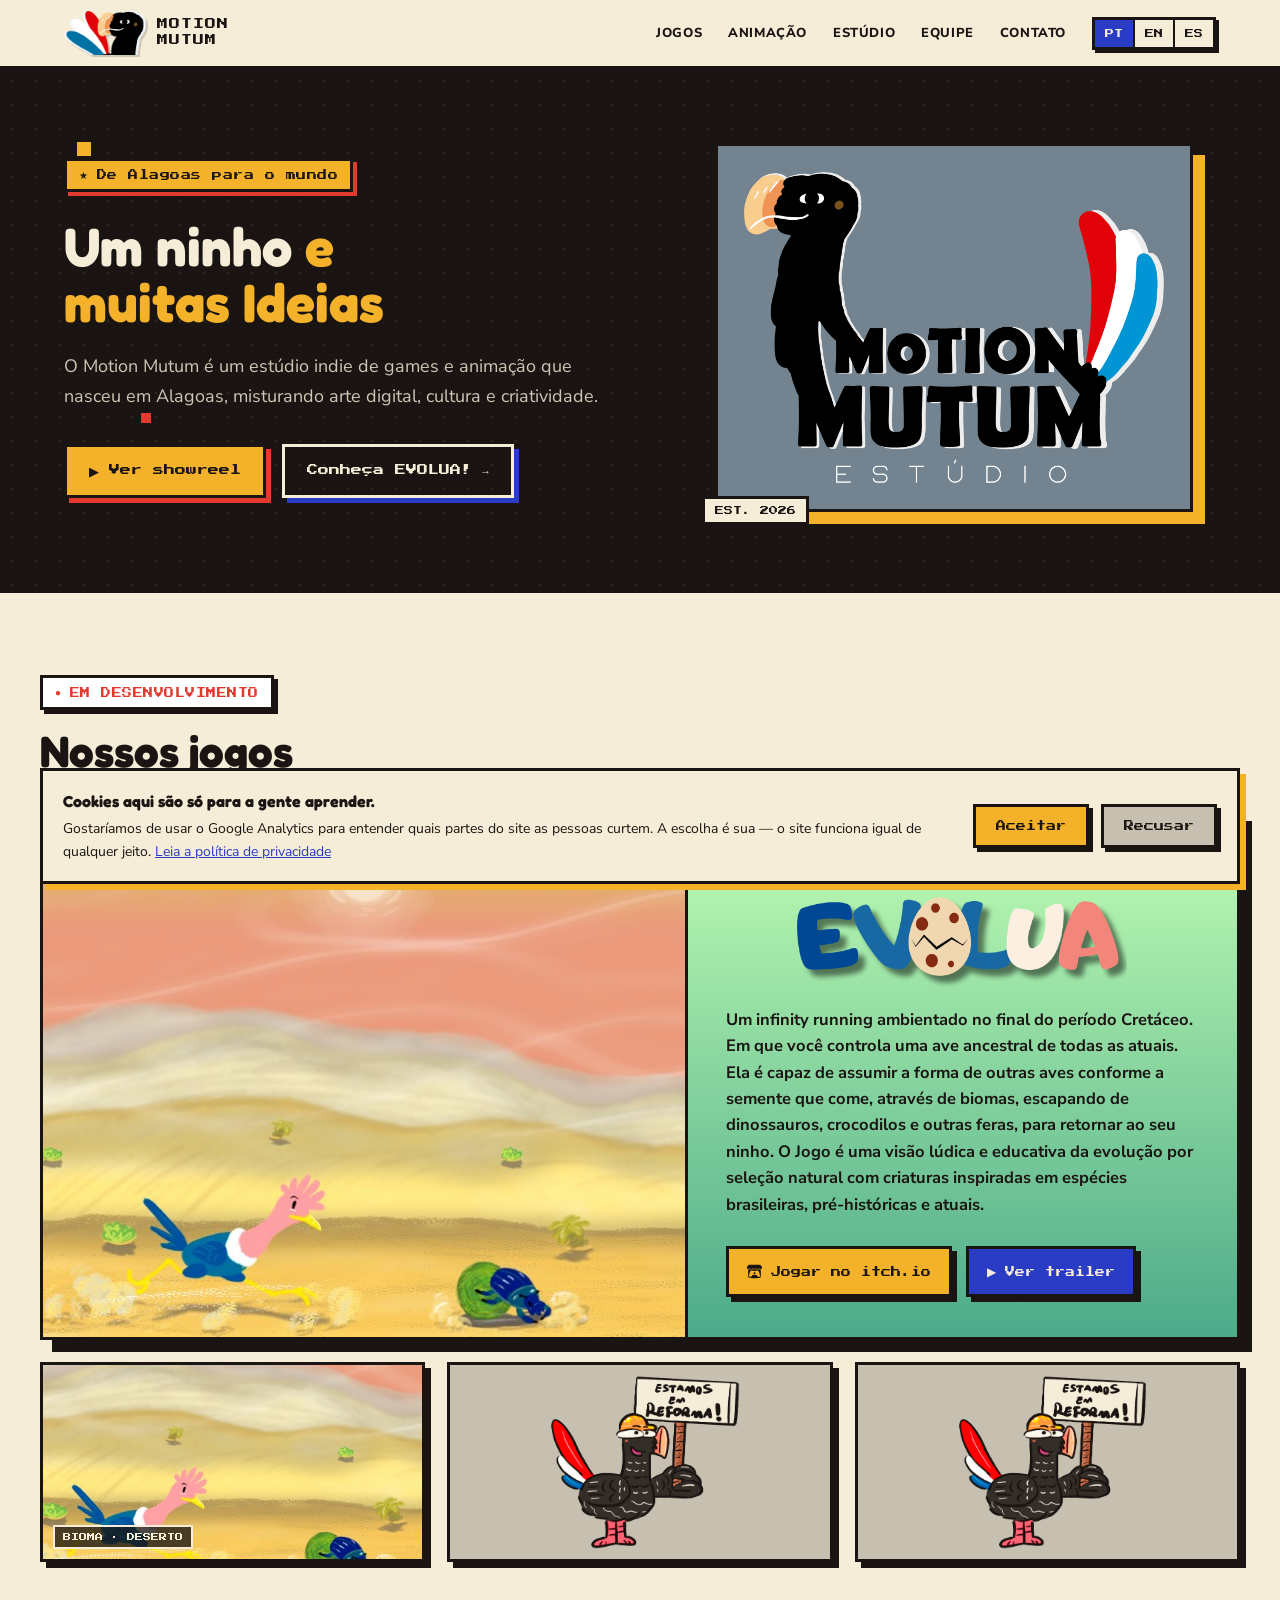
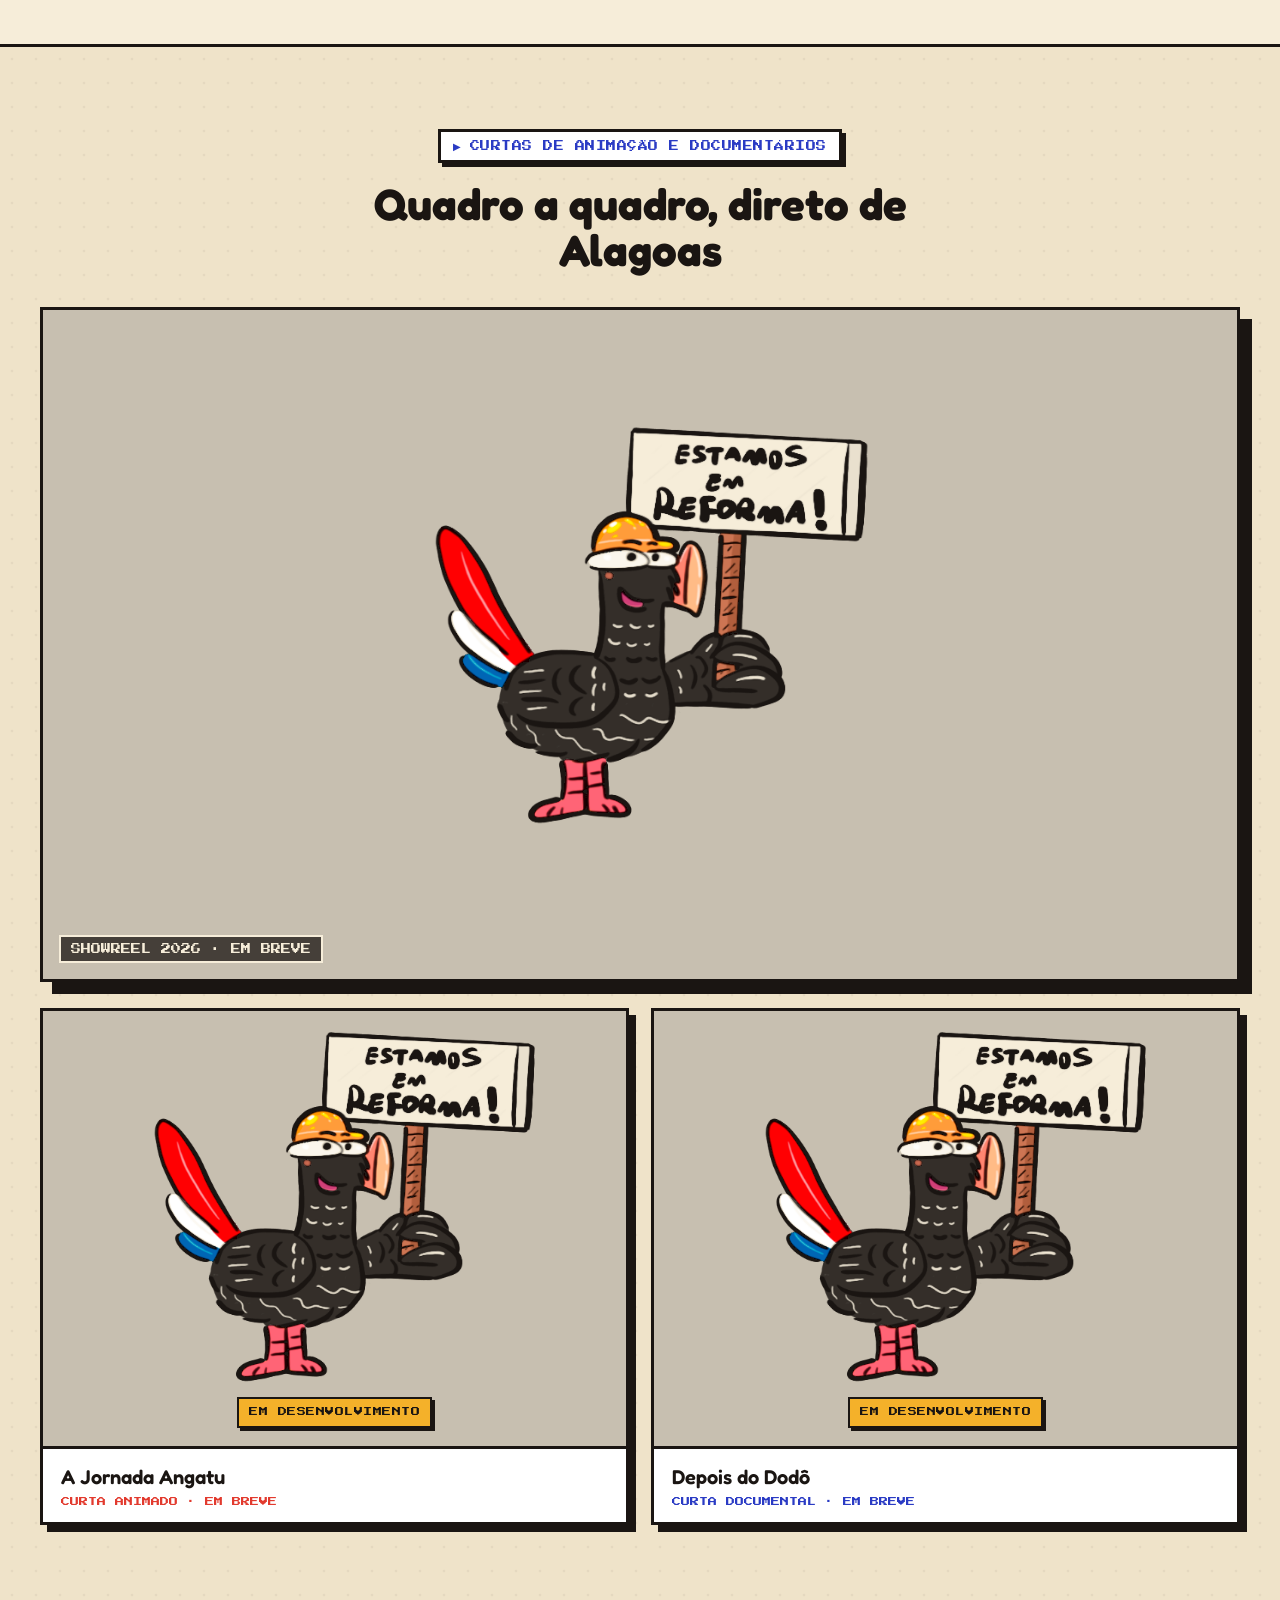
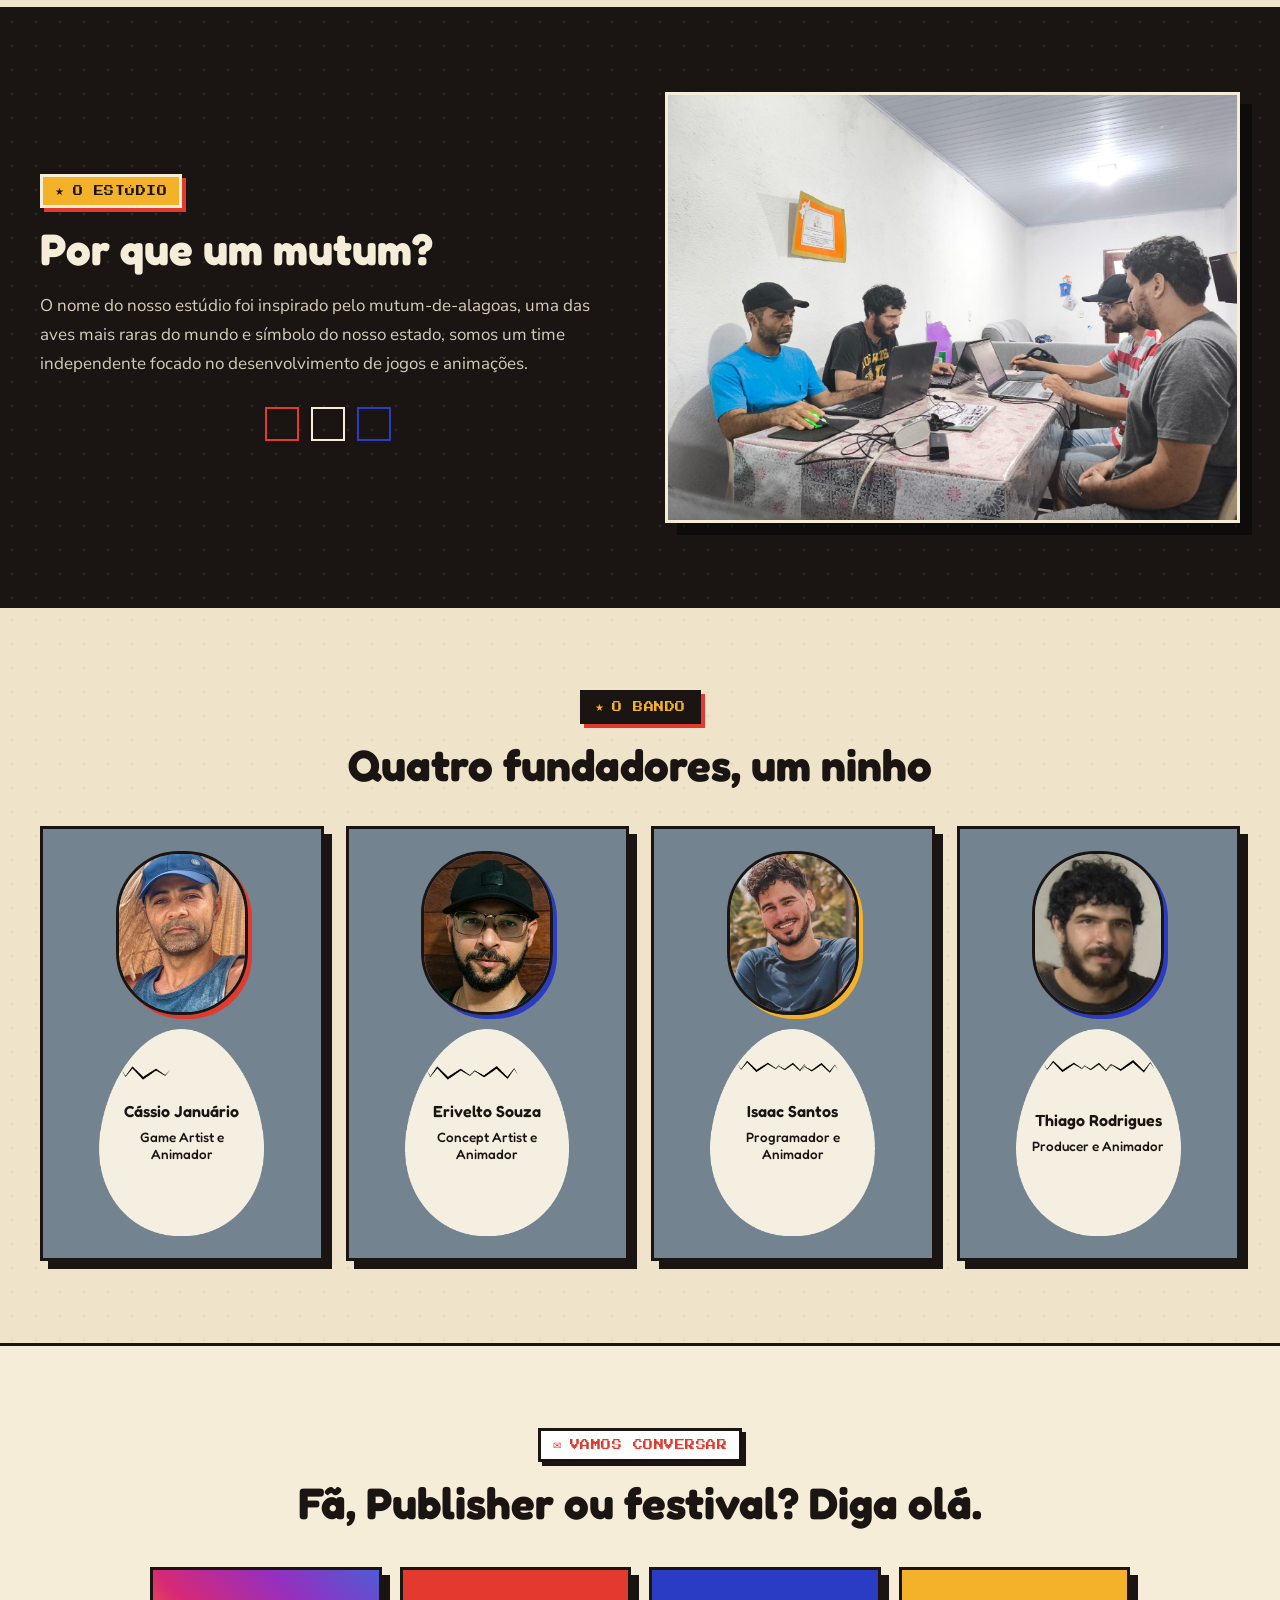
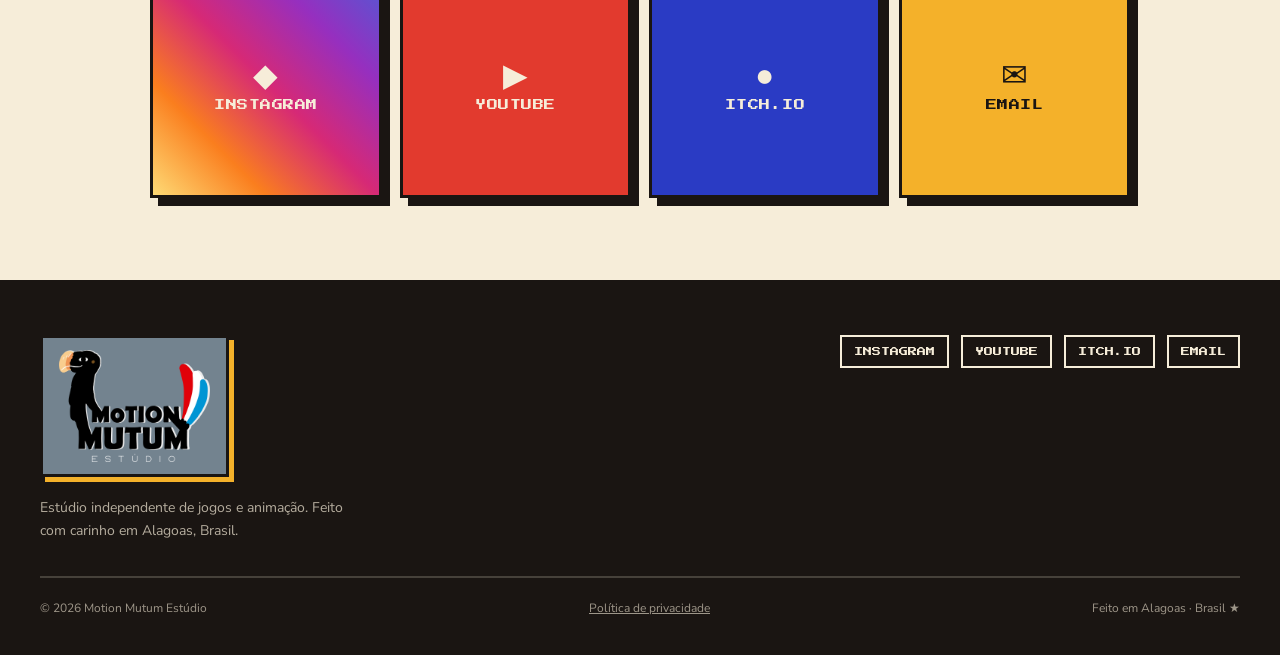
<file: index.html>
<!DOCTYPE html>
<html lang="pt-BR">
<head>
<meta charset="utf-8">
<meta name="viewport" content="width=device-width, initial-scale=1">
<title>Motion Mutum Estúdio — Jogos e Animação de Alagoas</title>
<meta name="description" content="Estúdio indie de jogos e curtas de animação em Coruripe, Alagoas. Conheça EVOLUA! e nossos curtas de animação.">
<link rel="icon" type="image/png" href="assets/mutum-bird.png">
<!-- Fontes auto-hospedadas: nada e pedido ao Google antes do consentimento (RGPD).
     Regenerar com scripts/selfhost-fonts.py se as familias mudarem. -->
<link rel="preload" href="assets/fonts/nunito-sans-latin.woff2" as="font" type="font/woff2" crossorigin>
<link rel="preload" href="assets/fonts/press-start-2p-latin.woff2" as="font" type="font/woff2" crossorigin>
<link rel="stylesheet" href="assets/fonts.css">
<link rel="stylesheet" href="styles.css">

<!-- Google Consent Mode v2 — defaults negados antes de qualquer coisa do Google.
     Modo BÁSICO: o gtag.js só é baixado depois do "Aceitar" (ver script.js).
     Nenhum contato com servidor do Google acontece sem consentimento. -->
<script>
  window.dataLayer = window.dataLayer || [];
  function gtag(){dataLayer.push(arguments);}
  gtag('consent', 'default', {
    ad_storage: 'denied',
    ad_user_data: 'denied',
    ad_personalization: 'denied',
    analytics_storage: 'denied',
    wait_for_update: 500
  });
</script>
</head>
<body>

<div id="app">

  <!-- ============ NAV ============ -->
  <header class="site-header">
    <div class="container header-inner">
      <a href="#top" class="brand">
        <img src="assets/mutum-bird.png" alt="Motion Mutum Estúdio" class="brand-icon">
        <span class="brand-name">MOTION<br>MUTUM</span>
      </a>
      <div class="header-actions">
        <div class="lang-switch" role="group" aria-label="Language">
          <button class="lang-btn is-active" data-lang="pt">PT</button>
          <button class="lang-btn" data-lang="en">EN</button>
          <button class="lang-btn" data-lang="es">ES</button>
        </div>
        <button class="menu-toggle" id="menuToggle" aria-label="Abrir menu" aria-expanded="false">☰</button>
      </div>
      <nav class="nav-links" id="navLinks">
        <a class="nav-link" data-en="Games" data-es="Juegos" href="#games">Jogos</a>
        <a class="nav-link" data-en="Animation" data-es="Animación" href="#anim">Animação</a>
        <a class="nav-link" data-en="Studio" data-es="Estudio" href="#studio">Estúdio</a>
        <a class="nav-link" data-en="Team" data-es="Equipo" href="#team">Equipe</a>
        <a class="nav-link" data-en="Contact" data-es="Contacto" href="#contact">Contato</a>
        <div class="lang-switch" role="group" aria-label="Language">
          <button class="lang-btn is-active" data-lang="pt">PT</button>
          <button class="lang-btn" data-lang="en">EN</button>
          <button class="lang-btn" data-lang="es">ES</button>
        </div>
      </nav>
    </div>
  </header>

  <!-- ============ HERO ============ -->
  <section id="top" class="hero">
    <div class="hero-scanlines"></div>
    <div class="twinkle twinkle-1"></div>
    <div class="twinkle twinkle-2"></div>
    <div class="twinkle twinkle-3"></div>
    <div class="twinkle twinkle-4"></div>

    <div class="container hero-grid">
      <div class="hero-copy">
        <div class="eyebrow" style="--fg:#1A1512;--bg:#F4B12A;--sh:#E23A2E">★ <span data-en="From Alagoas to the world" data-es="Desde Alagoas para el mundo">De Alagoas para o mundo</span></div>
        <h1 class="hero-title"><span data-en="One nest" data-es="Un nido">Um ninho</span> <span style="color:var(--gold)" data-en="and many ideas" data-es="y muchas ideas">e muitas Ideias</span></h1>
        <p class="hero-lede" data-en="Motion Mutum is an indie games and animation studio born in Alagoas, blending digital art, culture and creativity." data-es="Motion Mutum es un estudio indie de juegos y animación nacido en Alagoas, que mezcla arte digital, cultura y creatividad.">O Motion Mutum é um estúdio indie de games e animação que nasceu em Alagoas, misturando arte digital, cultura e criatividade.</p>
        <div class="hero-ctas">
          <a class="btn btn--lg btn--fill" href="#anim" style="--sc:#E23A2E"><span class="btn-icon">▶</span><span data-en="Watch showreel" data-es="Ver showreel">Ver showreel</span></a>
          <a class="btn btn--lg btn--outline" href="#games" style="--sc:#2A3BC4"><span data-en="Meet EVOLUA!" data-es="Conoce EVOLUA!">Conheça EVOLUA!</span><span>→</span></a>
        </div>
      </div>
      <div class="hero-figure">
        <div class="logo-frame">
          <img src="assets/mutum-logo.png" alt="Motion Mutum Estúdio" class="logo-img">
          <div class="est-badge">EST. 2026</div>
        </div>
      </div>
    </div>
  </section>

  <!-- ============ GAMES / EVOLUA ============ -->
  <section id="games" class="section section-pad bg-cream">
    <div class="container">
      <div class="section-head">
        <div>
          <div class="eyebrow" style="--fg:#E23A2E">● <span data-en="IN DEVELOPMENT" data-es="EN DESARROLLO">EM DESENVOLVIMENTO</span></div>
          <h2 class="section-title" data-en="Our games" data-es="Nuestros juegos">Nossos jogos</h2>
        </div>
      </div>

      <!-- feature card -->
      <div class="feature-grid" style="margin-top:34px">
        <div class="feature-media">
          <img class="slot-img" src="assets/evolua-deserto.jpg" alt="Cena de EVOLUA!: a ave ancestral correndo por um bioma desértico ao lado do pequeno mamífero pré-histórico">
        </div>
        <div class="feature-copy">
          <div class="tag-row">
            <span class="tag" style="--bg:#F4B12A" data-en="EVOLUTION" data-es="EVOLUCIÓN">EVOLUÇÃO</span>
            <span class="tag" style="--bg:#E23A2E;--fg:#F6EDD9">INFINITY RUNNING</span>
            <span class="tag" style="--bg:#2A3BC4;--fg:#F6EDD9">PC / MOBILE</span>
          </div>
          <h3 class="evolua-title"><img src="assets/evolua-logo.png" width="1100" height="308" alt="EVOLUA!"></h3>
          <p class="evolua-lede" data-en="An infinity runner set in the late Cretaceous, in which you control a bird ancestral to all birds alive today. It can take the shape of other birds depending on the seed it eats, crossing biomes and escaping dinosaurs, crocodiles and other beasts to return to its nest. The game is a playful, educational take on evolution by natural selection, with creatures inspired by Brazilian species, prehistoric and modern." data-es="Un infinity running ambientado al final del período Cretácico, en el que controlas un ave ancestral de todas las actuales. Es capaz de asumir la forma de otras aves según la semilla que come, a través de biomas, escapando de dinosaurios, cocodrilos y otras fieras, para volver a su nido. El juego es una visión lúdica y educativa de la evolución por selección natural, con criaturas inspiradas en especies brasileñas, prehistóricas y actuales.">Um infinity running ambientado no final do período Cretáceo. Em que você controla uma ave ancestral de todas as atuais. Ela é capaz de assumir a forma de outras aves conforme a semente que come, através de biomas, escapando de dinossauros, crocodilos e outras feras, para retornar ao seu ninho. O Jogo é uma visão lúdica e educativa da evolução por seleção natural com criaturas inspiradas em espécies brasileiras, pré-históricas e atuais.</p>
          <div class="evolua-ctas">
            <a class="btn btn--fill" id="itchBtn" href="https://motionmutum.itch.io/evolua" target="_blank" rel="noopener" style="--sc:#1A1512"><svg class="btn-logo" viewBox="0 0 24 24" fill="currentColor" aria-hidden="true"><path d="M3.13 1.338C2.08 1.96.02 4.328 0 4.95v1.03c0 1.303 1.22 2.45 2.325 2.45 1.33 0 2.436-1.102 2.436-2.41 0 1.308 1.07 2.41 2.4 2.41 1.328 0 2.362-1.102 2.362-2.41 0 1.308 1.137 2.41 2.466 2.41h.024c1.33 0 2.466-1.102 2.466-2.41 0 1.308 1.034 2.41 2.363 2.41 1.33 0 2.4-1.102 2.4-2.41 0 1.308 1.106 2.41 2.435 2.41C22.78 8.43 24 7.282 24 5.98V4.95c-.02-.62-2.082-2.99-3.13-3.612-3.253-.114-5.508-.134-8.87-.133-3.362 0-7.945.053-8.87.133zm6.376 6.477a2.74 2.74 0 0 1-.468.602c-.5.49-1.19.795-1.947.795a2.786 2.786 0 0 1-1.95-.795c-.182-.178-.32-.37-.446-.59-.127.222-.303.412-.486.59a2.788 2.788 0 0 1-1.95.795c-.092 0-.187-.025-.264-.052-.107 1.113-.152 2.176-.168 2.95v.005l-.006 1.167c.02 2.334-.23 7.564 1.03 8.85 1.952.454 5.545.662 9.15.663 3.605 0 7.198-.21 9.15-.664 1.26-1.284 1.01-6.514 1.03-8.848l-.006-1.167v-.004c-.016-.775-.06-1.838-.168-2.95-.077.026-.172.052-.263.052a2.788 2.788 0 0 1-1.95-.795c-.184-.178-.36-.368-.486-.59-.127.22-.265.412-.447.59a2.786 2.786 0 0 1-1.95.794c-.76 0-1.446-.303-1.948-.793a2.74 2.74 0 0 1-.468-.602 2.738 2.738 0 0 1-.463.602 2.787 2.787 0 0 1-1.95.794h-.16a2.787 2.787 0 0 1-1.95-.793 2.738 2.738 0 0 1-.464-.602zm-2.004 2.59v.002c.795.002 1.5 0 2.373.953.687-.072 1.406-.108 2.125-.107.72 0 1.438.035 2.125.107.873-.953 1.578-.95 2.372-.953.376 0 1.876 0 2.92 2.934l1.123 4.028c.832 2.995-.266 3.068-1.636 3.07-2.03-.075-3.156-1.55-3.156-3.025-1.124.184-2.436.276-3.748.277-1.312 0-2.624-.093-3.748-.277 0 1.475-1.125 2.95-3.156 3.026-1.37-.004-2.468-.077-1.636-3.072l1.122-4.027c1.045-2.934 2.545-2.934 2.92-2.934zM12 12.714c-.002.002-2.14 1.964-2.523 2.662l1.4-.056v1.22c0 .056.56.033 1.123.007.562.026 1.124.05 1.124-.008v-1.22l1.4.055C14.138 14.677 12 12.713 12 12.713z"/></svg><span data-en="Play on itch.io" data-es="Jugar en itch.io">Jogar no itch.io</span></a>
            <a class="btn btn--blue" href="#anim" style="--sc:#1A1512"><span class="btn-icon">▶</span><span data-en="Watch trailer" data-es="Ver trailer">Ver trailer</span></a>
          </div>
        </div>
      </div>

      <!-- screenshot strip -->
      <div class="shot-grid" data-carousel style="margin-top:22px">
        <div class="shot-box">
          <img class="slot-img" src="assets/evolua-deserto-detalhe.jpg" alt="A ave ancestral de EVOLUA! correndo pelo bioma desértico">
          <div class="shot-caption" data-en="BIOME · DESERT" data-es="BIOMA · DESIERTO">BIOMA · DESERTO</div>
        </div>
        <div class="shot-box">
          <div class="wip wip--compact">
            <img src="assets/em-desenvolvimento.png" alt="Mutum de capacete segurando uma placa: estamos em reforma">
            <span class="wip-badge" data-en="IN DEVELOPMENT" data-es="EN DESARROLLO">EM DESENVOLVIMENTO</span>
          </div>
        </div>
        <div class="shot-box">
          <div class="wip wip--compact">
            <img src="assets/em-desenvolvimento.png" alt="Mutum de capacete segurando uma placa: estamos em reforma">
            <span class="wip-badge" data-en="IN DEVELOPMENT" data-es="EN DESARROLLO">EM DESENVOLVIMENTO</span>
          </div>
        </div>
      </div>
    </div>
  </section>

  <!-- ============ ANIMATION ============ -->
  <section id="anim" class="section section-pad bg-cream-alt">
    <div class="container">
      <div style="text-align:center">
        <div class="eyebrow" style="--fg:#2A3BC4">▶ <span data-en="ANIMATED SHORTS &amp; DOCUMENTARIES" data-es="CORTOS DE ANIMACIÓN Y DOCUMENTALES">CURTAS DE ANIMAÇÃO E DOCUMENTÁRIOS</span></div>
        <h2 class="section-title" style="margin:18px auto 0;max-width:16em" data-en="Frame by frame, from Alagoas" data-es="Cuadro a cuadro, directo desde Alagoas">Quadro a quadro, direto de Alagoas</h2>
      </div>

      <!-- showreel -->
      <div class="showreel">
        <!-- the pixel caption below already carries the status, so no wip-badge here -->
        <div class="wip"><img src="assets/em-desenvolvimento.png" alt="Mutum de capacete segurando uma placa: estamos em reforma"></div>
        <div class="showreel-caption" data-en="SHOWREEL 2026 · COMING SOON" data-es="SHOWREEL 2026 · PRÓXIMAMENTE">SHOWREEL 2026 · EM BREVE</div>
      </div>

      <!-- shorts grid -->
      <div class="shot-grid shot-grid--duo" data-carousel style="margin-top:26px">
        <div class="short-card">
          <div class="short-media">
            <div class="wip">
              <img src="assets/em-desenvolvimento.png" alt="Mutum de capacete segurando uma placa: estamos em reforma">
              <span class="wip-badge" data-en="IN DEVELOPMENT" data-es="EN DESARROLLO">EM DESENVOLVIMENTO</span>
            </div>
          </div>
          <div class="short-body"><div class="short-title">A Jornada Angatu</div><div class="short-status" style="--fg:#E23A2E" data-en="ANIMATED SHORT · COMING SOON" data-es="CORTO ANIMADO · PRÓXIMAMENTE">CURTA ANIMADO · EM BREVE</div></div>
        </div>
        <div class="short-card">
          <div class="short-media">
            <div class="wip">
              <img src="assets/em-desenvolvimento.png" alt="Mutum de capacete segurando uma placa: estamos em reforma">
              <span class="wip-badge" data-en="IN DEVELOPMENT" data-es="EN DESARROLLO">EM DESENVOLVIMENTO</span>
            </div>
          </div>
          <div class="short-body"><div class="short-title">Depois do Dodô</div><div class="short-status" style="--fg:#2A3BC4" data-en="DOCUMENTARY SHORT · COMING SOON" data-es="CORTO DOCUMENTAL · PRÓXIMAMENTE">CURTA DOCUMENTAL · EM BREVE</div></div>
        </div>
      </div>
    </div>
  </section>

  <!-- ============ STUDIO ============ -->
  <section id="studio" class="section section-pad bg-ink">
    <div class="container studio-grid">
      <div>
        <div class="eyebrow" style="--fg:#1A1512;--bg:#F4B12A;--bd:#F6EDD9;--sh:#E23A2E">★ <span data-en="THE STUDIO" data-es="EL ESTUDIO">O ESTÚDIO</span></div>
        <h2 class="section-title" style="color:var(--cream)" data-en="Why a curassow?" data-es="¿Por qué un mutum?">Por que um mutum?</h2>
        <p class="studio-copy" style="margin-top:20px" data-en="Our studio's name was inspired by the Alagoas Curassow, one of the rarest birds in the world and a symbol of our home state; we're an independent team focused on developing games and animation." data-es="El nombre de nuestro estudio se inspiró en el mutum de Alagoas, una de las aves más raras del mundo y símbolo de nuestro estado; somos un equipo independiente enfocado en el desarrollo de juegos y animaciones.">O nome do nosso estúdio foi inspirado pelo mutum-de-alagoas, uma das aves mais raras do mundo e símbolo do nosso estado, somos um time independente focado no desenvolvimento de jogos e animações.</p>
        <div class="studio-tags">
          <div class="pill" style="--bd:#E23A2E" aria-hidden="true"></div>
          <div class="pill" aria-hidden="true"></div>
          <div class="pill" style="--bd:#2A3BC4" aria-hidden="true"></div>
        </div>
      </div>
      <div class="studio-photo carousel-track" data-carousel>
        <img src="assets/studio-meeting-2.jpg" alt="Equipe da Motion Mutum reunida trabalhando em notebooks">
        <img src="assets/studio-meeting-5.jpg" alt="Storyboard do curta projetado na sala de exibição da Motion Mutum">
        <img src="assets/studio-meeting-7.jpg" alt="Equipe da Motion Mutum reunida em frente ao logo do estúdio projetado">
      </div>
    </div>
  </section>

  <!-- ============ TEAM ============ -->
  <section id="team" class="section section-pad bg-cream-alt">
    <div class="container">
      <div style="text-align:center">
        <div class="eyebrow" style="--fg:#F4B12A;--bg:#1A1512;--sh:#E23A2E">★ <span data-en="THE FLOCK" data-es="LA BANDADA">O BANDO</span></div>
        <h2 class="section-title" style="margin:18px auto 0;max-width:15em" data-en="Four founders, one nest" data-es="Cuatro fundadores, un nido">Quatro fundadores, um ninho</h2>
      </div>

      <div class="team-grid" data-carousel>
        <!-- Cássio -->
        <div class="team-card">
          <div class="team-avatar" style="--sh:#E23A2E"><img class="team-photo" src="assets/cassio-januario.jpg" alt="Cássio Januário"></div>
          <div class="team-egg" style="--ovo:url('assets/ovo-1.png')">
            <div class="team-egg-copy">
              <div class="team-name">Cássio Januário</div>
              <div class="team-role" data-en="Game Artist &amp; Animator" data-es="Game Artist y Animador">Game Artist e Animador</div>
            </div>
          </div>
        </div>
        <!-- Erivelto -->
        <div class="team-card">
          <div class="team-avatar" style="--sh:#2A3BC4"><img class="team-photo" src="assets/erivelto-souza.jpg" alt="Erivelto Souza"></div>
          <div class="team-egg" style="--ovo:url('assets/ovo-2.png')">
            <div class="team-egg-copy">
              <div class="team-name">Erivelto Souza</div>
              <div class="team-role" data-en="Concept Artist &amp; Animator" data-es="Concept Artist y Animador">Concept Artist e Animador</div>
            </div>
          </div>
        </div>
        <!-- Isaac -->
        <div class="team-card">
          <div class="team-avatar" style="--sh:#F4B12A"><img class="team-photo" src="assets/isaac-santos.jpg" alt="Isaac Santos"></div>
          <div class="team-egg" style="--ovo:url('assets/ovo-3.png')">
            <div class="team-egg-copy">
              <div class="team-name">Isaac Santos</div>
              <div class="team-role" data-en="Programmer &amp; Animator" data-es="Programador y Animador">Programador e Animador</div>
            </div>
          </div>
        </div>
        <!-- Thiago -->
        <div class="team-card">
          <div class="team-avatar" style="--sh:#2A3BC4"><img class="team-photo" src="assets/thiago-rodrigues.jpg" alt="Thiago Rodrigues"></div>
          <div class="team-egg" style="--ovo:url('assets/ovo-4.png')">
            <div class="team-egg-copy">
              <div class="team-name">Thiago Rodrigues</div>
              <div class="team-role" data-en="Producer &amp; Animator" data-es="Producer y Animador">Producer e Animador</div>
            </div>
          </div>
        </div>
      </div>
    </div>
  </section>

  <!-- ============ CONTACT ============ -->
  <section id="contact" class="section section-pad bg-cream">
    <div class="contact-intro">
      <div class="eyebrow" style="--fg:#E23A2E">✉ <span data-en="LET'S TALK" data-es="HABLEMOS">VAMOS CONVERSAR</span></div>
      <h2 class="section-title" data-en="Fan, publisher or festival? Say hi." data-es="¿Fan, publisher o festival? Salúdanos.">Fã, Publisher ou festival? Diga olá.</h2>
    </div>
    <div class="social-spotlight">
      <a class="social-card" href="https://www.instagram.com/motionmutum/" target="_blank" rel="noopener" style="--fg:#F6EDD9;background:linear-gradient(45deg,#feda75,#fa7e1e,#d62976,#962fbf,#4f5bd5)">
        <span class="social-card-icon">◆</span>
        <span class="social-card-label">INSTAGRAM</span>
      </a>
      <a class="social-card" href="https://www.youtube.com/@motionmutum" target="_blank" rel="noopener" style="--bg:#E23A2E;--fg:#F6EDD9">
        <span class="social-card-icon">▶</span>
        <span class="social-card-label">YOUTUBE</span>
      </a>
      <a class="social-card" href="https://motionmutum.itch.io/" target="_blank" rel="noopener" style="--bg:#2A3BC4;--fg:#F6EDD9">
        <span class="social-card-icon">●</span>
        <span class="social-card-label">ITCH.IO</span>
      </a>
      <a class="social-card" href="mailto:motionmutum@gmail.com" style="--bg:#F4B12A;--fg:#1A1512">
        <span class="social-card-icon">✉</span>
        <span class="social-card-label">EMAIL</span>
      </a>
    </div>
  </section>

  <!-- ============ FOOTER ============ -->
  <footer class="site-footer">
    <div class="container footer-top">
      <div class="footer-brand">
        <div class="footer-logo-chip"><img src="assets/mutum-logo.png" alt="Motion Mutum Estúdio" class="footer-logo-img"></div>
        <p class="footer-tagline" data-en="Independent games &amp; animation studio. Made with care in Alagoas, Brazil." data-es="Estudio independiente de juegos y animación. Hecho con cariño en Alagoas, Brasil.">Estúdio independente de jogos e animação. Feito com carinho em Alagoas, Brasil.</p>
      </div>
      <div class="social-row">
        <a class="social-link" href="https://www.instagram.com/motionmutum/" target="_blank" rel="noopener" style="--hc:#D62976">INSTAGRAM</a>
        <a class="social-link" href="https://www.youtube.com/@motionmutum" target="_blank" rel="noopener" style="--hc:#E23A2E">YOUTUBE</a>
        <a class="social-link" href="https://motionmutum.itch.io/" target="_blank" rel="noopener" style="--hc:#2A3BC4">ITCH.IO</a>
        <a class="social-link" href="mailto:motionmutum@gmail.com" style="--hc:#F4B12A">EMAIL</a>
      </div>
    </div>
    <div class="footer-bottom">
      <span>© 2026 Motion Mutum Estúdio</span>
      <a class="footer-legal" href="privacidade.html" data-en="Privacy policy" data-es="Política de privacidad">Política de privacidade</a>
      <span data-en="Made in Alagoas · Brazil ★" data-es="Hecho en Alagoas · Brasil ★">Feito em Alagoas · Brasil ★</span>
    </div>
  </footer>

  <!-- ============ CONSENTIMENTO (GA4) ============ -->
  <!-- Fica dentro de #app para que o setLang() traduza os textos junto com o resto.
       Só aparece se GA_MEASUREMENT_ID estiver configurado em script.js. -->
  <div class="consent" id="consentBanner" role="dialog" aria-live="polite" aria-label="Consentimento de cookies">
    <div class="consent-inner">
      <p class="consent-text">
        <strong data-en="Cookies here are just for us to learn." data-es="Las cookies aquí solo sirven para que aprendamos.">Cookies aqui são só para a gente aprender.</strong>
        <span data-en="We would like to use Google Analytics to understand which parts of the site people enjoy. It is your call — the site works exactly the same either way." data-es="Nos gustaría usar Google Analytics para entender qué partes del sitio le gustan a la gente. Tú decides — el sitio funciona igual de cualquier forma.">Gostaríamos de usar o Google Analytics para entender quais partes do site as pessoas curtem. A escolha é sua — o site funciona igual de qualquer jeito.</span>
        <a href="privacidade.html" data-en="Read the privacy policy" data-es="Leer la política de privacidad">Leia a política de privacidade</a>
      </p>
      <div class="consent-actions">
        <button class="btn btn--consent btn--consent-yes" id="consentAccept" data-en="Accept" data-es="Aceptar">Aceitar</button>
        <button class="btn btn--consent btn--consent-no" id="consentReject" data-en="Decline" data-es="Rechazar">Recusar</button>
      </div>
    </div>
  </div>

</div>

<script src="script.js"></script>

<!-- Cloudflare Web Analytics — sem cookie, sem banner de consentimento.
     Token é identificador público, não credencial. Painel: dash.cloudflare.com > Web Analytics. -->
<script type="module" src="https://static.cloudflareinsights.com/beacon.min.js"
        data-cf-beacon='{"token": "2e47902628bf49bf821b0d50f75d5952"}'></script>
</body>
</html>
</file>
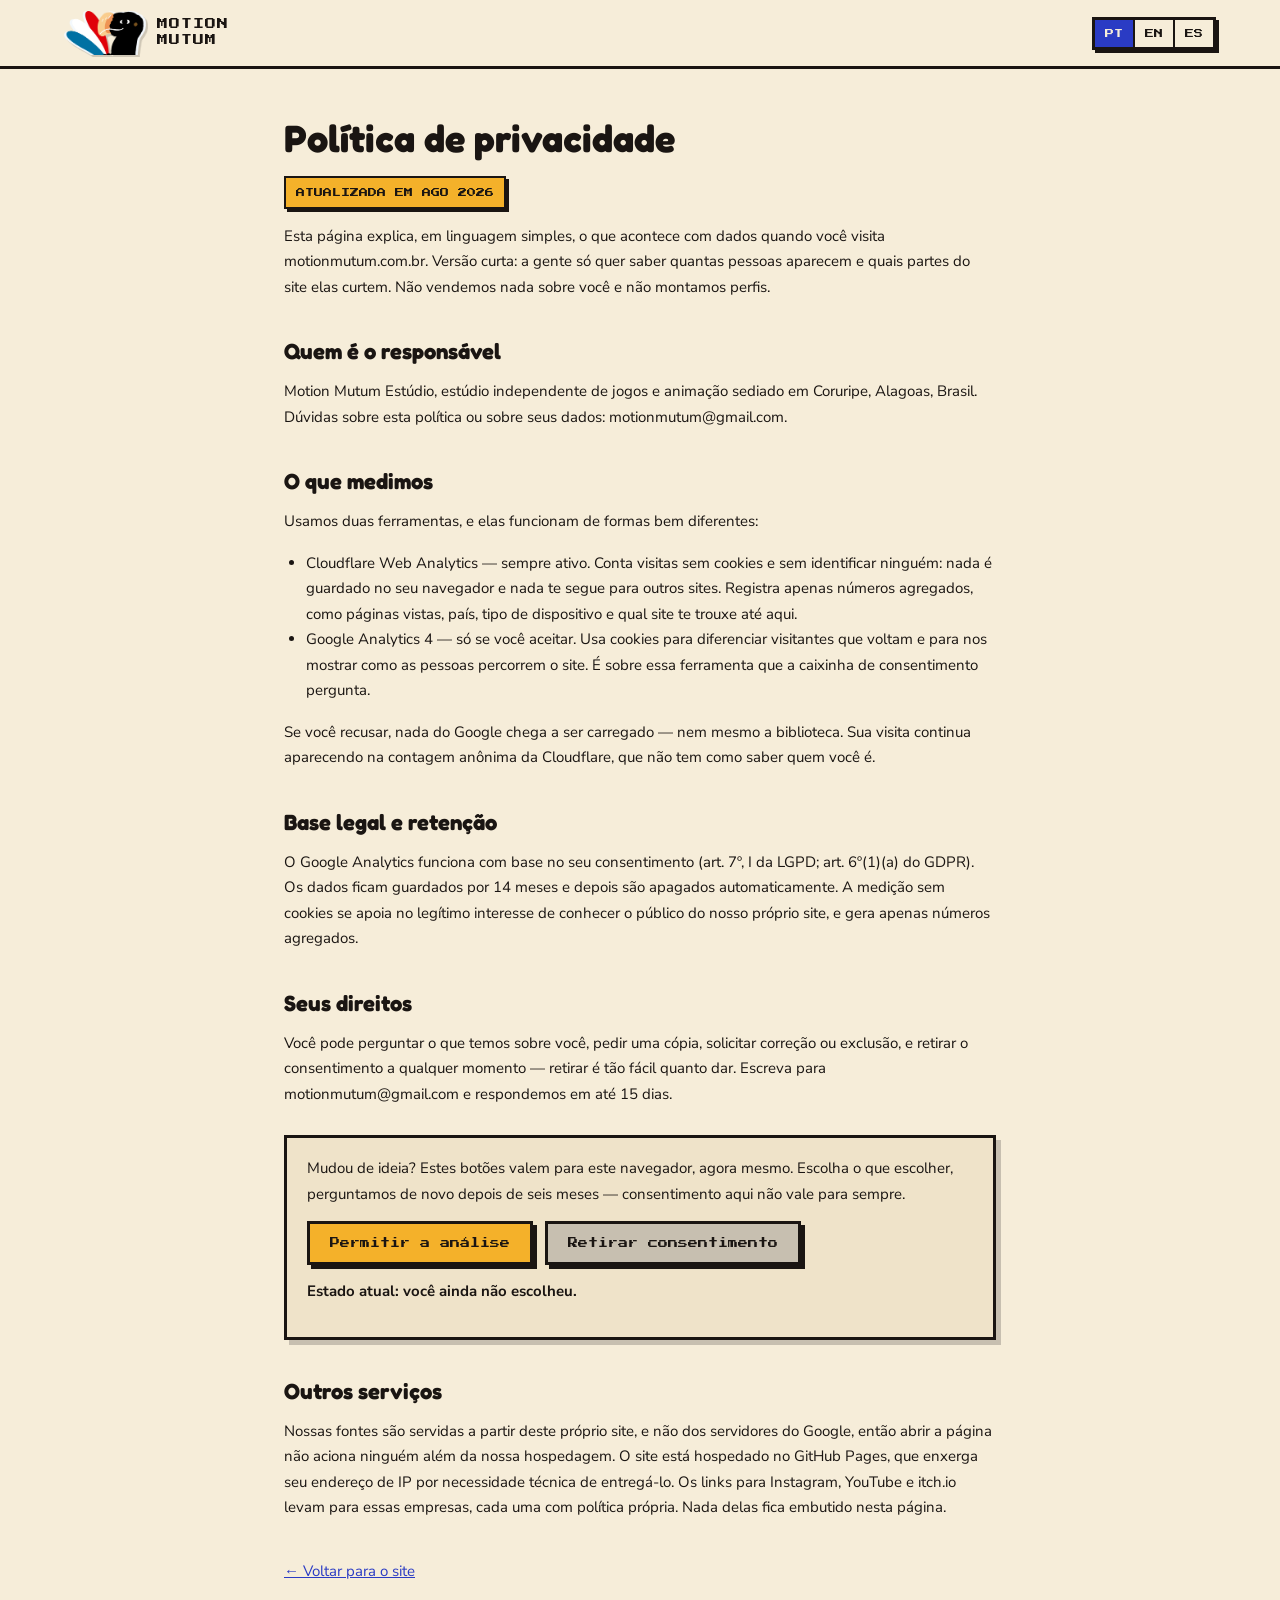
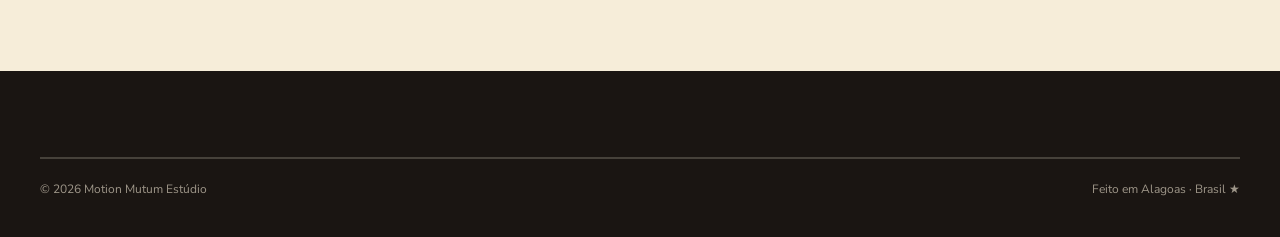
<file: privacidade.html>
<!DOCTYPE html>
<html lang="pt-BR">
<head>
<meta charset="utf-8">
<meta name="viewport" content="width=device-width, initial-scale=1">
<title>Política de Privacidade — Motion Mutum Estúdio</title>
<meta name="description" content="Como o site da Motion Mutum Estúdio trata dados de visita: quais ferramentas usamos, por quê, e como você controla isso.">
<meta name="robots" content="noindex, follow">
<link rel="icon" type="image/png" href="assets/mutum-bird.png">
<!-- fontes auto-hospedadas, igual ao index.html -->
<link rel="preload" href="assets/fonts/nunito-sans-latin.woff2" as="font" type="font/woff2" crossorigin>
<link rel="stylesheet" href="assets/fonts.css">
<link rel="stylesheet" href="styles.css">

<!-- mesmo default negado do index.html: script.js pode chamar gtag() aqui tambem -->
<script>
  window.dataLayer = window.dataLayer || [];
  function gtag(){dataLayer.push(arguments);}
  gtag('consent', 'default', {
    ad_storage: 'denied',
    ad_user_data: 'denied',
    ad_personalization: 'denied',
    analytics_storage: 'denied',
    wait_for_update: 500
  });
</script>
</head>
<body>

<div id="app">

  <header class="site-header">
    <div class="container header-inner">
      <a href="index.html#top" class="brand">
        <img src="assets/mutum-bird.png" alt="Motion Mutum Estúdio" class="brand-icon">
        <span class="brand-name">MOTION<br>MUTUM</span>
      </a>
      <!-- dois seletores, como no index: .header-actions aparece no mobile,
           .nav-links no desktop (o CSS troca um pelo outro em 860px) -->
      <div class="header-actions">
        <div class="lang-switch" role="group" aria-label="Language">
          <button class="lang-btn is-active" data-lang="pt">PT</button>
          <button class="lang-btn" data-lang="en">EN</button>
          <button class="lang-btn" data-lang="es">ES</button>
        </div>
      </div>
      <nav class="nav-links nav-links--legal">
        <div class="lang-switch" role="group" aria-label="Language">
          <button class="lang-btn is-active" data-lang="pt">PT</button>
          <button class="lang-btn" data-lang="en">EN</button>
          <button class="lang-btn" data-lang="es">ES</button>
        </div>
      </nav>
    </div>
  </header>

  <main class="legal-page">
    <h1 data-en="Privacy policy" data-es="Política de privacidad">Política de privacidade</h1>
    <p><span class="legal-updated" data-en="UPDATED AUG 2026" data-es="ACTUALIZADO AGO 2026">ATUALIZADA EM AGO 2026</span></p>

    <p data-en="This page explains, in plain language, what happens with data when you visit motionmutum.com.br. Short version: we only want to know how many people show up and which parts of the site they enjoy. We do not sell anything about you, and we do not build profiles." data-es="Esta página explica, en lenguaje claro, qué pasa con los datos cuando visitas motionmutum.com.br. Versión corta: solo queremos saber cuánta gente llega y qué partes del sitio le gustan. No vendemos nada sobre ti y no creamos perfiles.">Esta página explica, em linguagem simples, o que acontece com dados quando você visita motionmutum.com.br. Versão curta: a gente só quer saber quantas pessoas aparecem e quais partes do site elas curtem. Não vendemos nada sobre você e não montamos perfis.</p>

    <h2 data-en="Who is responsible" data-es="Quién es responsable">Quem é o responsável</h2>
    <p data-en="Motion Mutum Estúdio, an independent games and animation studio based in Coruripe, Alagoas, Brazil. Questions about this policy or about your data: motionmutum@gmail.com." data-es="Motion Mutum Estúdio, estudio independiente de juegos y animación con sede en Coruripe, Alagoas, Brasil. Dudas sobre esta política o sobre tus datos: motionmutum@gmail.com.">Motion Mutum Estúdio, estúdio independente de jogos e animação sediado em Coruripe, Alagoas, Brasil. Dúvidas sobre esta política ou sobre seus dados: motionmutum@gmail.com.</p>

    <h2 data-en="What we measure" data-es="Qué medimos">O que medimos</h2>
    <p data-en="We use two tools, and they work very differently:" data-es="Usamos dos herramientas, y funcionan de forma muy distinta:">Usamos duas ferramentas, e elas funcionam de formas bem diferentes:</p>
    <ul>
      <li data-en="Cloudflare Web Analytics — always on. It counts visits without cookies and without identifying anyone: no data is stored in your browser and nothing follows you to other sites. It records only aggregate figures such as page views, country, device type and which site referred you." data-es="Cloudflare Web Analytics — siempre activo. Cuenta visitas sin cookies y sin identificar a nadie: no se guarda nada en tu navegador y nada te sigue a otros sitios. Registra solo cifras agregadas como páginas vistas, país, tipo de dispositivo y qué sitio te trajo.">Cloudflare Web Analytics — sempre ativo. Conta visitas sem cookies e sem identificar ninguém: nada é guardado no seu navegador e nada te segue para outros sites. Registra apenas números agregados, como páginas vistas, país, tipo de dispositivo e qual site te trouxe até aqui.</li>
      <li data-en="Google Analytics 4 — only if you accept. It uses cookies to tell returning visitors apart and to show us how people move through the site. This is the one the banner asks about." data-es="Google Analytics 4 — solo si aceptas. Usa cookies para distinguir visitantes que vuelven y para mostrarnos cómo la gente recorre el sitio. Es sobre esta herramienta que pregunta el aviso.">Google Analytics 4 — só se você aceitar. Usa cookies para diferenciar visitantes que voltam e para nos mostrar como as pessoas percorrem o site. É sobre essa ferramenta que a caixinha de consentimento pergunta.</li>
    </ul>
    <p data-en="If you decline, nothing from Google is ever loaded — not even the library itself. Your visit still shows up in the anonymous Cloudflare count, which has no way of telling who you are." data-es="Si rechazas, nada de Google llega a cargarse — ni siquiera la biblioteca. Tu visita sigue apareciendo en el conteo anónimo de Cloudflare, que no tiene forma de saber quién eres.">Se você recusar, nada do Google chega a ser carregado — nem mesmo a biblioteca. Sua visita continua aparecendo na contagem anônima da Cloudflare, que não tem como saber quem você é.</p>

    <h2 data-en="Legal basis and retention" data-es="Base legal y retención">Base legal e retenção</h2>
    <p data-en="Google Analytics runs on your consent (art. 7, I of Brazil's LGPD; art. 6(1)(a) of the GDPR). Data is kept for 14 months and then deleted automatically. Cookieless measurement relies on our legitimate interest in knowing the audience of our own site, and produces aggregate figures only." data-es="Google Analytics funciona con tu consentimiento (art. 7, I de la LGPD brasileña; art. 6(1)(a) del GDPR). Los datos se guardan 14 meses y luego se borran automáticamente. La medición sin cookies se basa en nuestro interés legítimo de conocer la audiencia de nuestro propio sitio y produce solo cifras agregadas.">O Google Analytics funciona com base no seu consentimento (art. 7º, I da LGPD; art. 6º(1)(a) do GDPR). Os dados ficam guardados por 14 meses e depois são apagados automaticamente. A medição sem cookies se apoia no legítimo interesse de conhecer o público do nosso próprio site, e gera apenas números agregados.</p>

    <h2 data-en="Your rights" data-es="Tus derechos">Seus direitos</h2>
    <p data-en="You can ask what we hold about you, request a copy, ask for correction or deletion, and withdraw consent at any time — withdrawing is as easy as giving it. Write to motionmutum@gmail.com and we answer within 15 days." data-es="Puedes preguntar qué tenemos sobre ti, pedir una copia, solicitar corrección o eliminación, y retirar el consentimiento cuando quieras — retirarlo es tan fácil como darlo. Escribe a motionmutum@gmail.com y respondemos en 15 días.">Você pode perguntar o que temos sobre você, pedir uma cópia, solicitar correção ou exclusão, e retirar o consentimento a qualquer momento — retirar é tão fácil quanto dar. Escreva para motionmutum@gmail.com e respondemos em até 15 dias.</p>

    <div class="legal-note">
      <p data-en="Changed your mind? These buttons apply to this browser, right now. Whatever you choose, we ask again after six months — consent here does not last forever." data-es="¿Cambiaste de opinión? Estos botones valen para este navegador, ahora mismo. Elijas lo que elijas, volvemos a preguntar a los seis meses — el consentimiento aquí no dura para siempre.">Mudou de ideia? Estes botões valem para este navegador, agora mesmo. Escolha o que escolher, perguntamos de novo depois de seis meses — consentimento aqui não vale para sempre.</p>
      <div class="consent-actions">
        <button class="btn btn--consent btn--consent-yes" id="consentAllowAgain" data-en="Allow analytics" data-es="Permitir analítica">Permitir a análise</button>
        <button class="btn btn--consent btn--consent-no" id="consentRevoke" data-en="Withdraw consent" data-es="Retirar consentimiento">Retirar consentimento</button>
      </div>
      <p id="consentStatus" class="legal-status" style="margin-top:14px;font-weight:700"></p>
    </div>

    <h2 data-en="Other services" data-es="Otros servicios">Outros serviços</h2>
    <p data-en="Our fonts are served from this site itself, not from Google's servers, so simply opening the page contacts no one but our host. The site is hosted on GitHub Pages, which sees your IP address as a technical necessity to deliver it. Links to Instagram, YouTube and itch.io take you to those companies, each with its own policy. Nothing is embedded from them on this page." data-es="Nuestras tipografías se sirven desde este mismo sitio, no desde los servidores de Google, así que abrir la página no contacta a nadie más que a nuestro alojamiento. El sitio está alojado en GitHub Pages, que ve tu dirección IP como necesidad técnica para entregarlo. Los enlaces a Instagram, YouTube e itch.io te llevan a esas empresas, cada una con su propia política. Nada de ellas está incrustado en esta página.">Nossas fontes são servidas a partir deste próprio site, e não dos servidores do Google, então abrir a página não aciona ninguém além da nossa hospedagem. O site está hospedado no GitHub Pages, que enxerga seu endereço de IP por necessidade técnica de entregá-lo. Os links para Instagram, YouTube e itch.io levam para essas empresas, cada uma com política própria. Nada delas fica embutido nesta página.</p>

    <p style="margin-top:38px"><a href="index.html#top" data-en="← Back to the site" data-es="← Volver al sitio">← Voltar para o site</a></p>
  </main>

  <footer class="site-footer">
    <div class="footer-bottom">
      <span>© 2026 Motion Mutum Estúdio</span>
      <span data-en="Made in Alagoas · Brazil ★" data-es="Hecho en Alagoas · Brasil ★">Feito em Alagoas · Brasil ★</span>
    </div>
  </footer>

</div>

<script src="script.js"></script>
<script>
  // estado do consentimento nesta pagina, em cima do window.mutumConsent do script.js
  document.addEventListener('DOMContentLoaded', function () {
    var status = document.getElementById('consentStatus');
    var allow = document.getElementById('consentAllowAgain');
    var revoke = document.getElementById('consentRevoke');

    var texts = {
      granted: {pt: 'Estado atual: análise permitida.', en: 'Current state: analytics allowed.', es: 'Estado actual: analítica permitida.'},
      denied: {pt: 'Estado atual: análise recusada.', en: 'Current state: analytics declined.', es: 'Estado actual: analítica rechazada.'},
      none: {pt: 'Estado atual: você ainda não escolheu.', en: 'Current state: you have not chosen yet.', es: 'Estado actual: aún no has elegido.'}
    };

    function paint() {
      if (!status || !window.mutumConsent) return;
      var key = window.mutumConsent.current() || 'none';
      var lang = document.documentElement.lang.indexOf('pt') === 0 ? 'pt'
               : (document.documentElement.lang.indexOf('es') === 0 ? 'es' : 'en');
      status.textContent = texts[key][lang];
      status.setAttribute('data-en', texts[key].en);
      status.setAttribute('data-es', texts[key].es);
      status.dataset.pt = texts[key].pt;
    }

    if (allow) allow.addEventListener('click', function () {
      if (window.mutumConsent) window.mutumConsent.grant();
      location.reload();
    });
    if (revoke) revoke.addEventListener('click', function () {
      if (window.mutumConsent) window.mutumConsent.revoke();
      location.reload();
    });

    paint();
    document.querySelectorAll('.lang-btn').forEach(function (btn) {
      btn.addEventListener('click', paint);
    });
  });
</script>

<!-- Cloudflare Web Analytics — sem cookie, sem banner de consentimento. -->
<script type="module" src="https://static.cloudflareinsights.com/beacon.min.js"
        data-cf-beacon='{"token": "2e47902628bf49bf821b0d50f75d5952"}'></script>
</body>
</html>
</file>
<file: assets/fonts.css>
/* GERADO por scripts/selfhost-fonts.py — nao editar a mao.
   Fontes servidas pelo proprio site para que nenhum IP de visitante chegue
   ao Google sem consentimento (RGPD). Subsets: latin e latin-ext.
   Os caminhos sao relativos a assets/, onde este arquivo mora. */

/* latin-ext */
@font-face {
  font-family: 'Fredoka';
  font-style: normal;
  font-weight: 400;
  font-stretch: 100%;
  font-display: swap;
  src: url(fonts/fredoka-latin-ext.woff2) format('woff2');
  unicode-range: U+0100-02BA, U+02BD-02C5, U+02C7-02CC, U+02CE-02D7, U+02DD-02FF, U+0304, U+0308, U+0329, U+1D00-1DBF, U+1E00-1E9F, U+1EF2-1EFF, U+2020, U+20A0-20AB, U+20AD-20C0, U+2113, U+2C60-2C7F, U+A720-A7FF;
}
/* latin */
@font-face {
  font-family: 'Fredoka';
  font-style: normal;
  font-weight: 400;
  font-stretch: 100%;
  font-display: swap;
  src: url(fonts/fredoka-latin.woff2) format('woff2');
  unicode-range: U+0000-00FF, U+0131, U+0152-0153, U+02BB-02BC, U+02C6, U+02DA, U+02DC, U+0304, U+0308, U+0329, U+2000-206F, U+20AC, U+2122, U+2191, U+2193, U+2212, U+2215, U+FEFF, U+FFFD;
}
/* latin-ext */
@font-face {
  font-family: 'Fredoka';
  font-style: normal;
  font-weight: 500;
  font-stretch: 100%;
  font-display: swap;
  src: url(fonts/fredoka-latin-ext.woff2) format('woff2');
  unicode-range: U+0100-02BA, U+02BD-02C5, U+02C7-02CC, U+02CE-02D7, U+02DD-02FF, U+0304, U+0308, U+0329, U+1D00-1DBF, U+1E00-1E9F, U+1EF2-1EFF, U+2020, U+20A0-20AB, U+20AD-20C0, U+2113, U+2C60-2C7F, U+A720-A7FF;
}
/* latin */
@font-face {
  font-family: 'Fredoka';
  font-style: normal;
  font-weight: 500;
  font-stretch: 100%;
  font-display: swap;
  src: url(fonts/fredoka-latin.woff2) format('woff2');
  unicode-range: U+0000-00FF, U+0131, U+0152-0153, U+02BB-02BC, U+02C6, U+02DA, U+02DC, U+0304, U+0308, U+0329, U+2000-206F, U+20AC, U+2122, U+2191, U+2193, U+2212, U+2215, U+FEFF, U+FFFD;
}
/* latin-ext */
@font-face {
  font-family: 'Fredoka';
  font-style: normal;
  font-weight: 600;
  font-stretch: 100%;
  font-display: swap;
  src: url(fonts/fredoka-latin-ext.woff2) format('woff2');
  unicode-range: U+0100-02BA, U+02BD-02C5, U+02C7-02CC, U+02CE-02D7, U+02DD-02FF, U+0304, U+0308, U+0329, U+1D00-1DBF, U+1E00-1E9F, U+1EF2-1EFF, U+2020, U+20A0-20AB, U+20AD-20C0, U+2113, U+2C60-2C7F, U+A720-A7FF;
}
/* latin */
@font-face {
  font-family: 'Fredoka';
  font-style: normal;
  font-weight: 600;
  font-stretch: 100%;
  font-display: swap;
  src: url(fonts/fredoka-latin.woff2) format('woff2');
  unicode-range: U+0000-00FF, U+0131, U+0152-0153, U+02BB-02BC, U+02C6, U+02DA, U+02DC, U+0304, U+0308, U+0329, U+2000-206F, U+20AC, U+2122, U+2191, U+2193, U+2212, U+2215, U+FEFF, U+FFFD;
}
/* latin-ext */
@font-face {
  font-family: 'Fredoka';
  font-style: normal;
  font-weight: 700;
  font-stretch: 100%;
  font-display: swap;
  src: url(fonts/fredoka-latin-ext.woff2) format('woff2');
  unicode-range: U+0100-02BA, U+02BD-02C5, U+02C7-02CC, U+02CE-02D7, U+02DD-02FF, U+0304, U+0308, U+0329, U+1D00-1DBF, U+1E00-1E9F, U+1EF2-1EFF, U+2020, U+20A0-20AB, U+20AD-20C0, U+2113, U+2C60-2C7F, U+A720-A7FF;
}
/* latin */
@font-face {
  font-family: 'Fredoka';
  font-style: normal;
  font-weight: 700;
  font-stretch: 100%;
  font-display: swap;
  src: url(fonts/fredoka-latin.woff2) format('woff2');
  unicode-range: U+0000-00FF, U+0131, U+0152-0153, U+02BB-02BC, U+02C6, U+02DA, U+02DC, U+0304, U+0308, U+0329, U+2000-206F, U+20AC, U+2122, U+2191, U+2193, U+2212, U+2215, U+FEFF, U+FFFD;
}
/* latin-ext */
@font-face {
  font-family: 'Nunito Sans';
  font-style: normal;
  font-weight: 400;
  font-stretch: 100%;
  font-display: swap;
  src: url(fonts/nunito-sans-latin-ext.woff2) format('woff2');
  unicode-range: U+0100-02BA, U+02BD-02C5, U+02C7-02CC, U+02CE-02D7, U+02DD-02FF, U+0304, U+0308, U+0329, U+1D00-1DBF, U+1E00-1E9F, U+1EF2-1EFF, U+2020, U+20A0-20AB, U+20AD-20C0, U+2113, U+2C60-2C7F, U+A720-A7FF;
}
/* latin */
@font-face {
  font-family: 'Nunito Sans';
  font-style: normal;
  font-weight: 400;
  font-stretch: 100%;
  font-display: swap;
  src: url(fonts/nunito-sans-latin.woff2) format('woff2');
  unicode-range: U+0000-00FF, U+0131, U+0152-0153, U+02BB-02BC, U+02C6, U+02DA, U+02DC, U+0304, U+0308, U+0329, U+2000-206F, U+20AC, U+2122, U+2191, U+2193, U+2212, U+2215, U+FEFF, U+FFFD;
}
/* latin-ext */
@font-face {
  font-family: 'Nunito Sans';
  font-style: normal;
  font-weight: 600;
  font-stretch: 100%;
  font-display: swap;
  src: url(fonts/nunito-sans-latin-ext.woff2) format('woff2');
  unicode-range: U+0100-02BA, U+02BD-02C5, U+02C7-02CC, U+02CE-02D7, U+02DD-02FF, U+0304, U+0308, U+0329, U+1D00-1DBF, U+1E00-1E9F, U+1EF2-1EFF, U+2020, U+20A0-20AB, U+20AD-20C0, U+2113, U+2C60-2C7F, U+A720-A7FF;
}
/* latin */
@font-face {
  font-family: 'Nunito Sans';
  font-style: normal;
  font-weight: 600;
  font-stretch: 100%;
  font-display: swap;
  src: url(fonts/nunito-sans-latin.woff2) format('woff2');
  unicode-range: U+0000-00FF, U+0131, U+0152-0153, U+02BB-02BC, U+02C6, U+02DA, U+02DC, U+0304, U+0308, U+0329, U+2000-206F, U+20AC, U+2122, U+2191, U+2193, U+2212, U+2215, U+FEFF, U+FFFD;
}
/* latin-ext */
@font-face {
  font-family: 'Nunito Sans';
  font-style: normal;
  font-weight: 700;
  font-stretch: 100%;
  font-display: swap;
  src: url(fonts/nunito-sans-latin-ext.woff2) format('woff2');
  unicode-range: U+0100-02BA, U+02BD-02C5, U+02C7-02CC, U+02CE-02D7, U+02DD-02FF, U+0304, U+0308, U+0329, U+1D00-1DBF, U+1E00-1E9F, U+1EF2-1EFF, U+2020, U+20A0-20AB, U+20AD-20C0, U+2113, U+2C60-2C7F, U+A720-A7FF;
}
/* latin */
@font-face {
  font-family: 'Nunito Sans';
  font-style: normal;
  font-weight: 700;
  font-stretch: 100%;
  font-display: swap;
  src: url(fonts/nunito-sans-latin.woff2) format('woff2');
  unicode-range: U+0000-00FF, U+0131, U+0152-0153, U+02BB-02BC, U+02C6, U+02DA, U+02DC, U+0304, U+0308, U+0329, U+2000-206F, U+20AC, U+2122, U+2191, U+2193, U+2212, U+2215, U+FEFF, U+FFFD;
}
/* latin-ext */
@font-face {
  font-family: 'Nunito Sans';
  font-style: normal;
  font-weight: 800;
  font-stretch: 100%;
  font-display: swap;
  src: url(fonts/nunito-sans-latin-ext.woff2) format('woff2');
  unicode-range: U+0100-02BA, U+02BD-02C5, U+02C7-02CC, U+02CE-02D7, U+02DD-02FF, U+0304, U+0308, U+0329, U+1D00-1DBF, U+1E00-1E9F, U+1EF2-1EFF, U+2020, U+20A0-20AB, U+20AD-20C0, U+2113, U+2C60-2C7F, U+A720-A7FF;
}
/* latin */
@font-face {
  font-family: 'Nunito Sans';
  font-style: normal;
  font-weight: 800;
  font-stretch: 100%;
  font-display: swap;
  src: url(fonts/nunito-sans-latin.woff2) format('woff2');
  unicode-range: U+0000-00FF, U+0131, U+0152-0153, U+02BB-02BC, U+02C6, U+02DA, U+02DC, U+0304, U+0308, U+0329, U+2000-206F, U+20AC, U+2122, U+2191, U+2193, U+2212, U+2215, U+FEFF, U+FFFD;
}
/* latin-ext */
@font-face {
  font-family: 'Nunito Sans';
  font-style: normal;
  font-weight: 900;
  font-stretch: 100%;
  font-display: swap;
  src: url(fonts/nunito-sans-latin-ext.woff2) format('woff2');
  unicode-range: U+0100-02BA, U+02BD-02C5, U+02C7-02CC, U+02CE-02D7, U+02DD-02FF, U+0304, U+0308, U+0329, U+1D00-1DBF, U+1E00-1E9F, U+1EF2-1EFF, U+2020, U+20A0-20AB, U+20AD-20C0, U+2113, U+2C60-2C7F, U+A720-A7FF;
}
/* latin */
@font-face {
  font-family: 'Nunito Sans';
  font-style: normal;
  font-weight: 900;
  font-stretch: 100%;
  font-display: swap;
  src: url(fonts/nunito-sans-latin.woff2) format('woff2');
  unicode-range: U+0000-00FF, U+0131, U+0152-0153, U+02BB-02BC, U+02C6, U+02DA, U+02DC, U+0304, U+0308, U+0329, U+2000-206F, U+20AC, U+2122, U+2191, U+2193, U+2212, U+2215, U+FEFF, U+FFFD;
}
/* latin-ext */
@font-face {
  font-family: 'Press Start 2P';
  font-style: normal;
  font-weight: 400;
  font-display: swap;
  src: url(fonts/press-start-2p-latin-ext.woff2) format('woff2');
  unicode-range: U+0100-02BA, U+02BD-02C5, U+02C7-02CC, U+02CE-02D7, U+02DD-02FF, U+0304, U+0308, U+0329, U+1D00-1DBF, U+1E00-1E9F, U+1EF2-1EFF, U+2020, U+20A0-20AB, U+20AD-20C0, U+2113, U+2C60-2C7F, U+A720-A7FF;
}
/* latin */
@font-face {
  font-family: 'Press Start 2P';
  font-style: normal;
  font-weight: 400;
  font-display: swap;
  src: url(fonts/press-start-2p-latin.woff2) format('woff2');
  unicode-range: U+0000-00FF, U+0131, U+0152-0153, U+02BB-02BC, U+02C6, U+02DA, U+02DC, U+0304, U+0308, U+0329, U+2000-206F, U+20AC, U+2122, U+2191, U+2193, U+2212, U+2215, U+FEFF, U+FFFD;
}
</file>
<file: styles.css>
/* ===== design tokens ===== */
:root{
  --ink:#1A1512;
  --cream:#F6EDD9;
  --cream-alt:#EFE3C9;
  --red:#E23A2E;
  --blue:#2A3BC4;
  --gold:#F4B12A;
  --stone:#C7BFB0;
  --slate:#73838F;   /* cinza do disco atras da logo (5.png) */
  /* fundo do card do EVOLUA!, replicado do PNG da apresentação (3 paradas bastam:
     erro máx. de 1/255 num canal contra a imagem original) */
  /* Nao escurecer alem de #4DAA8A. Quem limita e o logo, nao o texto: a letra
     azul-escura dele (#004894) cai abaixo de 3:1 a partir dai, enquanto o texto
     preto ainda aguentaria ate #268D7C. Texto claro resolveria o fundo escuro,
     mas ai o logo e que some — os dois pedem fundo claro. */
  --grad-evolua:linear-gradient(180deg,#C2FFB4 0%,#4DAA8A 100%);
  --font-pixel:'Press Start 2P',monospace;
  --font-title:'Fredoka',sans-serif;
  --font-body:'Nunito Sans',sans-serif;
}

/* ===== base ===== */
*{box-sizing:border-box}
html{scroll-behavior:smooth}
body{margin:0;background:var(--ink);font-family:var(--font-body);-webkit-font-smoothing:antialiased}
a{color:var(--red);text-decoration:none}
a:hover{color:var(--blue)}
::selection{background:var(--gold);color:var(--ink)}
input,textarea{font-family:var(--font-body)}
input:focus,textarea:focus{outline:none;box-shadow:4px 4px 0 var(--red)}

@keyframes mmfloat{0%,100%{transform:translateY(0)}50%{transform:translateY(-10px)}}
@keyframes mmtwinkle{0%,100%{opacity:.35;transform:rotate(45deg) scale(.85)}50%{opacity:1;transform:rotate(45deg) scale(1.15)}}

#app{background:var(--cream);color:var(--ink)}

/* ===== layout utilities ===== */
.container{max-width:1200px;margin:0 auto}
.section{border-bottom:3px solid var(--ink)}
.bg-cream{background:var(--cream)}
.bg-cream-alt{background:var(--cream-alt);background-image:radial-gradient(rgba(26,21,18,.05) 1.5px,transparent 1.6px);background-size:24px 24px}
.bg-ink{position:relative;overflow:hidden;background:var(--ink);color:var(--cream);background-image:radial-gradient(rgba(246,237,217,.08) 1.5px,transparent 1.6px);background-size:24px 24px}

/* ===== header / nav ===== */
.site-header{position:sticky;top:0;z-index:60;background:var(--cream);border-bottom:3px solid var(--ink)}
.header-inner{padding:11px 24px;display:flex;align-items:center;justify-content:space-between;gap:20px}
.brand{display:flex;align-items:center;gap:11px}
.brand-icon{height:44px;width:auto;filter:drop-shadow(2px 2px 0 rgba(26,21,18,.18))}
.brand-name{font-family:var(--font-pixel);font-size:11px;line-height:1.5;color:var(--ink);letter-spacing:1px}

.nav-links{display:flex;align-items:center;gap:26px}
.nav-link{font-weight:800;font-size:13px;color:var(--ink);text-transform:uppercase;letter-spacing:.6px}
.nav-link:hover{color:var(--red)}
.menu-toggle{display:none}
.header-actions{display:none;align-items:center;gap:10px}

/* ===== buttons (pixel-pressed style) ===== */
.btn{display:inline-flex;align-items:center;gap:9px;font-family:var(--font-pixel);font-size:10px;padding:15px 18px;border:3px solid;cursor:pointer;text-decoration:none;box-shadow:5px 5px 0 var(--sc);transition:none}
.btn:hover{transform:translate(2px,2px);box-shadow:3px 3px 0 var(--sc)}
.btn:active{transform:translate(5px,5px);box-shadow:0 0 0 var(--sc)}

.btn--lg{font-size:11px;padding:16px 22px;gap:10px}
.btn--fill{background:var(--gold);color:var(--ink);border-color:var(--ink)}
.btn--outline{background:transparent;color:var(--cream);border-color:var(--cream)}
.btn--blue{background:var(--blue);color:var(--cream);border-color:var(--ink)}

/* ===== language switch ===== */
.lang-switch{display:inline-flex;border:3px solid var(--ink);box-shadow:3px 3px 0 var(--ink)}
.lang-btn{font-family:var(--font-pixel);font-size:9px;padding:9px 10px;background:var(--cream);color:var(--ink);border:none;border-left:2px solid var(--ink);cursor:pointer;line-height:1}
.lang-btn:first-child{border-left:none}
.lang-btn:hover{background:var(--stone)}
.lang-btn.is-active{background:var(--blue);color:var(--cream)}
.lang-btn.is-active:hover{background:var(--blue)}

.btn--submit{width:100%;font-size:12px;padding:17px;box-shadow:6px 6px 0 var(--sc);background:var(--red);color:var(--cream);border-color:var(--ink)}
.btn--submit:hover{transform:translate(2px,2px);box-shadow:4px 4px 0 var(--sc)}
.btn--submit:active{transform:translate(6px,6px);box-shadow:0 0 0 var(--sc)}

.btn-icon{font-size:12px}
.btn--lg .btn-icon{font-size:13px}
/* logo vetorial dentro de um botao (itch.io) — herda a cor do texto */
.btn-logo{width:15px;height:15px;flex:none;display:block}

/* ===== eyebrow badge (small pixel pill used above headings) ===== */
.eyebrow{display:inline-flex;align-items:center;gap:8px;font-family:var(--font-pixel);font-size:10px;letter-spacing:.5px;padding:8px 12px;border:3px solid var(--bd,var(--ink));background:var(--bg,#fff);color:var(--fg,var(--ink));box-shadow:4px 4px 0 var(--sh,var(--ink))}

/* ===== small tag / pill chips ===== */
.tag{font-family:var(--font-pixel);font-size:9px;border:2px solid var(--bd,var(--ink));padding:6px 9px;color:var(--fg,var(--ink));background:var(--bg,transparent)}
/* quadrados decorativos nas cores da bandeira de Alagoas (vermelho/branco/azul) */
.pill{width:34px;height:34px;flex:0 0 auto;background:transparent;border:2px solid var(--bd,var(--cream))}

/* ===== section heading system ===== */
.section-pad{padding:82px 24px}
.section-title{font-family:var(--font-title);font-weight:700;line-height:1.05;margin:18px 0 0;font-size:44px}
.section-head{display:flex;align-items:flex-end;justify-content:space-between;flex-wrap:wrap;gap:16px}
.games-summary{font-size:16px;line-height:1.6;max-width:26em;color:rgba(26,21,18,.72);margin:0}
.team-lede{font-size:16px;line-height:1.6;margin:14px auto 0;max-width:36em;color:rgba(26,21,18,.72)}
.contact-lede{font-size:17px;line-height:1.6;margin:14px auto 0;max-width:34em;color:rgba(26,21,18,.72)}

/* ===== image placeholders (final art goes here later) ===== */
.img-slot{position:absolute;inset:0;width:100%;height:100%;display:flex;align-items:center;justify-content:center;text-align:center;background:var(--stone);border:2px dashed rgba(26,21,18,.35);color:rgba(26,21,18,.55);font-size:13px;font-weight:600;padding:12px;font-family:var(--font-body)}
.img-slot--sm{font-size:11px}
.team-photo{position:absolute;inset:0;width:100%;height:100%;object-fit:cover}
/* real art dropped into a slot */
.slot-img{position:absolute;inset:0;width:100%;height:100%;object-fit:cover;display:block}

/* ===== "em desenvolvimento" plate (fills any slot with no art yet) ===== */
/* flat stone — the plate art shares this exact background, so it blends seamlessly */
.wip{position:absolute;inset:0;overflow:hidden;display:flex;flex-direction:column;align-items:center;justify-content:center;gap:14px;padding:18px;text-align:center;background:var(--stone)}
.wip img{flex:0 1 auto;min-height:0;max-width:min(100%,460px);max-height:100%;object-fit:contain;display:block}
.wip-badge{flex:none;font-family:var(--font-pixel);font-size:9px;line-height:1.4;letter-spacing:.5px;color:var(--ink);background:var(--gold);border:2px solid var(--ink);box-shadow:3px 3px 0 var(--ink);padding:7px 10px}
.wip--compact{gap:0;padding:10px}
.wip--compact .wip-badge{display:none}
.showreel .wip{padding-bottom:58px} /* keep the art clear of the corner caption */

/* caption over a real screenshot */
.shot-caption{position:absolute;left:10px;bottom:10px;font-family:var(--font-pixel);font-size:8px;color:var(--cream);background:rgba(26,21,18,.78);border:2px solid var(--cream);padding:6px 8px}

/* ===== auto-advancing carousel (one slide at a time) ===== */
.carousel-track{display:flex;overflow-x:hidden;scroll-snap-type:x mandatory;scroll-behavior:smooth;-webkit-overflow-scrolling:touch}
.carousel-track > *{flex:0 0 100%;scroll-snap-align:start}
.carousel-track img{width:100%;height:100%;object-fit:cover;display:block}

/* ===== hero ===== */
.hero{position:relative;overflow:hidden;background:var(--ink);color:var(--cream);border-bottom:3px solid var(--ink);background-image:radial-gradient(rgba(246,237,217,.09) 1.5px,transparent 1.6px);background-size:24px 24px}
.hero-scanlines{position:absolute;inset:0;pointer-events:none;background:repeating-linear-gradient(0deg,rgba(0,0,0,.22) 0 2px,transparent 2px 4px);opacity:.22}

.twinkle{position:absolute;animation:mmtwinkle 3s ease-in-out infinite}
.twinkle-1{top:14%;left:6%;width:14px;height:14px;background:var(--gold)}
.twinkle-2{top:66%;left:11%;width:10px;height:10px;background:var(--red);animation-duration:2.4s;animation-delay:.6s}
.twinkle-3{top:22%;right:9%;width:12px;height:12px;background:var(--blue);animation-duration:2.8s;animation-delay:.3s}
.twinkle-4{bottom:16%;right:16%;width:9px;height:9px;background:var(--gold);animation-duration:3.2s;animation-delay:.9s}

.hero-grid{position:relative;align-items:center;display:grid;grid-template-columns:1.05fr .95fr;gap:48px;padding:74px 24px 78px}
.hero-copy{order:1}
.hero-figure{order:2}
.hero-title{font-family:var(--font-title);font-weight:700;line-height:1.04;margin:26px 0 0;color:var(--cream);text-wrap:balance;font-size:54px}
.hero-lede{font-size:18px;line-height:1.65;margin:22px 0 0;max-width:30em;color:rgba(246,237,217,.82)}
.hero-ctas{display:flex;flex-wrap:wrap;gap:16px;margin-top:32px}

.hero-figure{display:flex;justify-content:center;align-items:center;animation:mmfloat 6s ease-in-out infinite}
.logo-frame{position:relative;min-width:0;max-width:100%;background:var(--slate);border:3px solid var(--ink);box-shadow:12px 12px 0 var(--gold);padding:26px}
.logo-img{width:100%;max-width:420px;height:auto;display:block}
.est-badge{position:absolute;bottom:-16px;left:-16px;font-family:var(--font-pixel);font-size:9px;color:var(--ink);background:var(--cream);border:3px solid var(--ink);padding:7px 10px}

/* ===== games / EVOLUA! ===== */
.feature-grid{display:grid;grid-template-columns:1.08fr .92fr;background:var(--grad-evolua);border:3px solid var(--ink);box-shadow:12px 12px 0 var(--ink);overflow:hidden}
.feature-media{position:relative;min-height:430px;border-right:3px solid var(--ink)}
.feature-copy{padding:40px 38px;color:var(--cream);display:flex;flex-direction:column;justify-content:center}
.tag-row{display:flex;gap:8px;flex-wrap:wrap;margin-bottom:20px}
.evolua-title{margin:0 auto;width:min(100%,330px)}
.evolua-title img{display:block;width:100%;height:auto}
.evolua-lede{font-size:16.5px;line-height:1.6;font-weight:700;margin:18px 0 0;color:var(--ink)}
.evolua-sublede{font-size:14px;line-height:1.55;font-weight:700;margin:12px 0 0;color:rgba(26,21,18,.78)}
.evolua-ctas{display:flex;flex-wrap:wrap;gap:14px;margin-top:28px}

.shot-grid{display:grid;grid-template-columns:repeat(3,1fr);gap:22px}
.shot-grid--duo{grid-template-columns:repeat(2,1fr)}  /* so dois curtas anunciados */
.shot-box{position:relative;height:200px;border:3px solid var(--ink);box-shadow:6px 6px 0 var(--ink)}

/* ===== animation ===== */
.showreel{margin-top:34px;position:relative;border:3px solid var(--ink);box-shadow:12px 12px 0 var(--ink);aspect-ratio:16/9;background:var(--ink)}
.showreel-overlay{position:absolute;inset:0;display:flex;align-items:center;justify-content:center;pointer-events:none}
.play-btn{width:84px;height:84px;background:var(--gold);border:4px solid var(--ink);box-shadow:6px 6px 0 rgba(0,0,0,.4);display:flex;align-items:center;justify-content:center;font-size:30px;color:var(--ink);padding-left:6px}
.showreel-caption{position:absolute;left:16px;bottom:16px;pointer-events:none;font-family:var(--font-pixel);font-size:10px;color:var(--cream);background:rgba(26,21,18,.75);border:2px solid var(--cream);padding:7px 10px}

.short-card{background:#fff;border:3px solid var(--ink);box-shadow:7px 7px 0 var(--ink)}
.short-media{position:relative;aspect-ratio:4/3;border-bottom:3px solid var(--ink)}
.short-body{padding:16px 18px}
.short-title{font-family:var(--font-title);font-weight:600;font-size:20px}
.short-status{font-family:var(--font-pixel);font-size:9px;margin-top:8px;color:var(--fg,var(--ink))}
.short-body > .short-status:first-child{margin-top:0}  /* card sem titulo ainda nao anunciado */
.short-status--outline{-webkit-text-stroke:.4px var(--ink)}

/* ===== studio ===== */
.studio-grid{display:grid;grid-template-columns:1fr 1fr;gap:50px;align-items:center}
.studio-copy{font-size:17px;line-height:1.7;margin:16px 0 0;color:rgba(246,237,217,.85)}
.studio-note{font-size:15px;line-height:1.65;margin:16px 0 0;color:rgba(246,237,217,.7)}
.studio-tags{display:flex;flex-wrap:wrap;justify-content:center;gap:12px;margin-top:28px}
.studio-photo{position:relative;border:3px solid var(--cream);box-shadow:12px 12px 0 rgba(0,0,0,.45);aspect-ratio:4/3}

/* ===== team ===== */
.team-grid{display:grid;grid-template-columns:repeat(4,1fr);gap:22px;margin-top:38px}
.team-card{background:var(--slate);border:3px solid var(--ink);box-shadow:8px 8px 0 var(--ink);padding:22px 20px;display:flex;flex-direction:column}
/* retangulo alongado de cantos bem arredondados. As fotos foram reenquadradas
   para o maior retangulo desse tipo inscrito na elipse original (97%), senao os
   cantos brancos do recorte da concept apareceriam. Raio = 48% da largura,
   entao ele acompanha a largura se ela mudar. */
.team-avatar{position:relative;width:132px;aspect-ratio:1058/1314;margin:0 auto;border:3px solid var(--ink);border-radius:63px;box-shadow:4px 4px 0 var(--sh,var(--red));overflow:hidden}
/* o ovo entra como background (--ovo por card, cada um com a sua rachadura) e o
   texto vai por cima em HTML — por isso os PNGs sao exportados sem texto */
.team-egg{position:relative;width:100%;max-width:165px;margin:14px auto 0;aspect-ratio:560/704;background:var(--ovo) center/contain no-repeat}
.team-egg-copy{position:absolute;left:8%;right:8%;top:50%;transform:translateY(-50%);text-align:center}
.team-name{font-family:var(--font-title);font-weight:600;font-size:16px;line-height:1.2;color:var(--ink)}
.team-role{font-family:var(--font-title);font-weight:500;font-size:13.5px;line-height:1.3;margin-top:8px;color:var(--ink)}

/* ===== contact ===== */
.contact-intro{max-width:760px;margin:0 auto;text-align:center}
.social-spotlight{display:grid;grid-template-columns:repeat(auto-fit,minmax(150px,1fr));gap:18px;max-width:980px;margin:40px auto 0}
.social-card{display:flex;flex-direction:column;align-items:center;justify-content:center;gap:14px;aspect-ratio:1/1;border:3px solid var(--ink);background:var(--bg,#fff);color:var(--fg,var(--ink));box-shadow:8px 8px 0 var(--ink);font-family:var(--font-pixel);font-size:11px;letter-spacing:.5px;text-decoration:none}
.social-card:hover{transform:translate(3px,3px);box-shadow:5px 5px 0 var(--ink);color:var(--fg,var(--ink))}
.social-card:active{transform:translate(8px,8px);box-shadow:0 0 0 var(--ink)}
.social-card--outline{background:#fff;border-color:var(--bd,var(--ink))}
.social-card-icon{font-size:32px;line-height:1}

/* ===== footer ===== */
.site-footer{background:var(--ink);color:var(--cream);padding:52px 24px 40px}
.footer-top{display:flex;flex-wrap:wrap;gap:30px;justify-content:space-between;align-items:flex-start}
.footer-brand{max-width:320px}
.footer-logo-chip{display:inline-block;background:var(--slate);border:3px solid var(--ink);box-shadow:5px 5px 0 var(--gold);padding:12px 16px}
.footer-logo-img{height:112px;width:auto;display:block}
.footer-tagline{font-size:14px;line-height:1.6;margin:14px 0 0;color:rgba(246,237,217,.7)}
.social-row{display:flex;gap:12px;flex-wrap:wrap}
.social-link{font-family:var(--font-pixel);font-size:9px;color:var(--cream);border:2px solid var(--cream);padding:10px 12px}
.social-link:hover{background:var(--hc);border-color:var(--hc)}
.footer-bottom{max-width:1200px;margin:34px auto 0;padding-top:22px;border-top:2px solid rgba(246,237,217,.2);display:flex;flex-wrap:wrap;gap:12px;justify-content:space-between;font-size:12px;color:rgba(246,237,217,.6)}

/* ===== consentimento (GA4) ===== */
/* Faixa discreta no rodapé, nunca modal: não cobre a key art nem trava a leitura. */
.footer-legal{color:rgba(246,237,217,.6);text-decoration:underline}
.footer-legal:hover{color:var(--gold)}
.consent{position:fixed;left:0;right:0;bottom:0;z-index:60;padding:16px;display:none}
.consent.is-open{display:block}
.consent-inner{max-width:1200px;margin:0 auto;background:var(--cream);border:3px solid var(--ink);box-shadow:6px 6px 0 var(--gold);padding:18px 20px;display:flex;flex-wrap:wrap;align-items:center;justify-content:space-between;gap:18px}
.consent-text{flex:1 1 400px;margin:0;font-size:14px;line-height:1.6;color:var(--ink)}
.consent-text strong{display:block;font-family:var(--font-title);font-size:16px;margin-bottom:4px}
.consent-text a{color:var(--blue);text-decoration:underline}
.consent-actions{display:flex;gap:12px;flex-wrap:wrap}
/* Aceitar e Recusar com o MESMO peso visual — exigência do GDPR, não capricho:
   mesma fonte, mesmo tamanho, mesma borda, mesma sombra. Só muda a cor. */
.btn--consent{font-size:10px;padding:14px 20px;color:var(--ink);border-color:var(--ink);box-shadow:4px 4px 0 var(--ink)}
.btn--consent:hover{transform:translate(2px,2px);box-shadow:2px 2px 0 var(--ink)}
.btn--consent:active{transform:translate(4px,4px);box-shadow:0 0 0 var(--ink)}
.btn--consent-yes{background:var(--gold)}
.btn--consent-no{background:var(--stone)}

/* ===== página de política de privacidade ===== */
.legal-page{max-width:760px;margin:0 auto;padding:48px 24px 72px}
.legal-page h1{font-family:var(--font-title);font-size:38px;line-height:1.15;margin:0 0 8px}
.legal-updated{font-family:var(--font-pixel);font-size:9px;color:var(--ink);background:var(--gold);border:2px solid var(--ink);box-shadow:3px 3px 0 var(--ink);padding:7px 10px;display:inline-block}
.legal-page h2{font-family:var(--font-title);font-size:22px;margin:38px 0 10px}
.legal-page p,.legal-page li{font-size:15px;line-height:1.7}
.legal-page ul{padding-left:22px}
.legal-page a{color:var(--blue);text-decoration:underline}
.legal-note{background:var(--cream-alt);border:3px solid var(--ink);box-shadow:5px 5px 0 var(--stone);padding:18px 20px;margin:28px 0}
.legal-note p{margin:0 0 14px}

/* ===== responsive: tablet ===== */
@media (max-width:860px){
  .header-actions{display:flex}
  .menu-toggle{display:inline-flex;align-items:center;justify-content:center;background:var(--gold);border:3px solid var(--ink);box-shadow:3px 3px 0 var(--ink);padding:9px 13px;font-size:16px;line-height:1;cursor:pointer;color:var(--ink)}
  .nav-links{display:none;position:absolute;top:100%;left:0;right:0;flex-direction:column;align-items:stretch;gap:0;background:var(--cream);border-bottom:3px solid var(--ink)}
  .nav-links.open{display:flex}
  .nav-links a.nav-link{padding:16px 24px;border-bottom:2px solid rgba(26,21,18,.12)}
  .nav-links .lang-switch{display:none}

  .hero-grid{grid-template-columns:1fr;gap:36px;padding:52px 20px 56px}
  .hero-copy{order:2}
  .hero-figure{order:1}
  .hero-title{font-size:38px}
  .feature-grid{grid-template-columns:1fr}
  .feature-media{min-height:260px}
  .feature-copy{padding:28px 24px}
  .evolua-title{width:min(100%,275px)}
  .section-title{font-size:34px}
  .section-pad{padding:56px 20px}
  .studio-grid{grid-template-columns:1fr;gap:32px}
  .social-spotlight{grid-template-columns:repeat(3,1fr)}

  /* screenshots / shorts / team become one-at-a-time auto-advancing carousels */
  .shot-grid,.team-grid{display:flex;gap:0;overflow-x:hidden;scroll-snap-type:x mandatory;scroll-behavior:smooth;-webkit-overflow-scrolling:touch}
  .shot-grid > *,.team-grid > *{flex:0 0 100%;scroll-snap-align:start}
}

/* ===== responsive: phone ===== */
@media (max-width:560px){
  .hero-title{font-size:30px}
  .section-title{font-size:26px}
  .section-pad{padding:44px 16px}
  .social-spotlight{grid-template-columns:repeat(2,1fr)}
  .consent{padding:10px}
  .consent-inner{padding:16px;gap:14px}
  .consent-actions{width:100%}
  .consent-actions .btn{flex:1 1 0;justify-content:center}
  .legal-page h1{font-size:30px}
}
</file>
